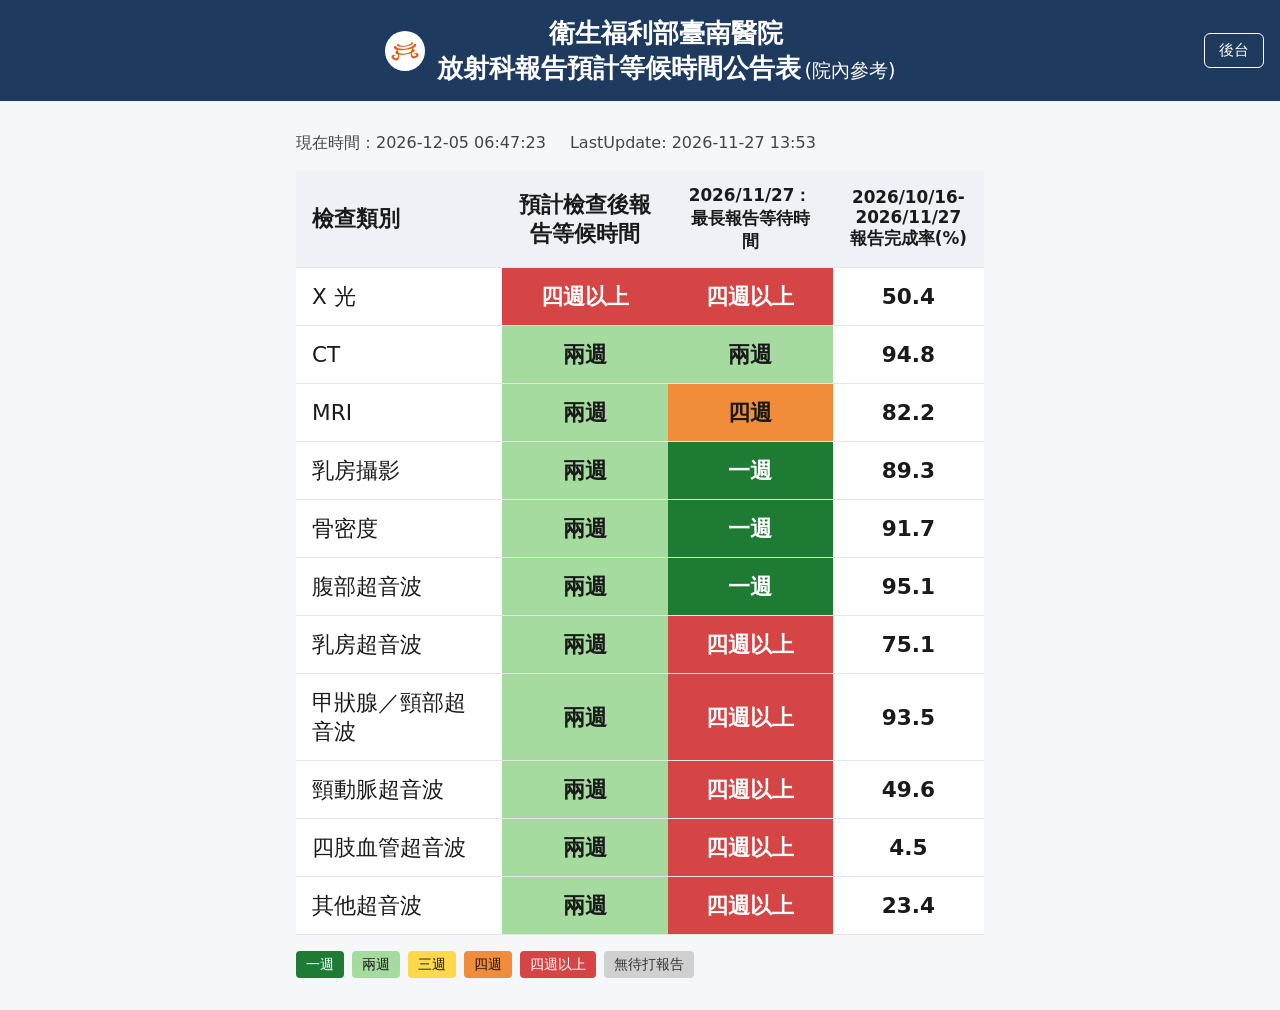
<file: index.html>
<!doctype html>
<html lang="zh-Hant">
<head>
  <meta charset="utf-8">
  <meta name="viewport" content="width=device-width, initial-scale=1">
  <title>衛生福利部臺南醫院放射科報告預計等候時間公告表(院內參考)</title>
  <link rel="icon" type="image/png" href="hospital-logo.png">
  <link rel="stylesheet" href="style.css?v=20261123a">
</head>
<body>
  <header class="topbar centered">
    <div class="brand">
      <img src="hospital-logo.png" alt="衛生福利部臺南醫院院徽" width="32" height="32">
      <h1>衛生福利部臺南醫院<br>放射科報告預計等候時間公告表<small>(院內參考)</small></h1>
    </div>
    <a class="btn" href="admin.html">後台</a>
  </header>
  <main>
    <p class="meta">
      <span>現在時間：<span id="now">—</span></span>
      <span>LastUpdate: <span id="last-update">—</span></span>
    </p>
    <p id="error" class="error" hidden>資料讀取失敗，請稍後再試</p>
    <table class="board" id="board">
      <thead><tr><th>檢查類別</th><th>預計檢查後報告等候時間</th><th id="actual-th" hidden></th><th id="rate-th" hidden></th></tr></thead>
      <tbody id="rows"></tbody>
    </table>
    <ul class="legend" id="legend"></ul>
  </main>
  <script type="module" src="app.js?v=20261123a"></script>
</body>
</html>
</file>
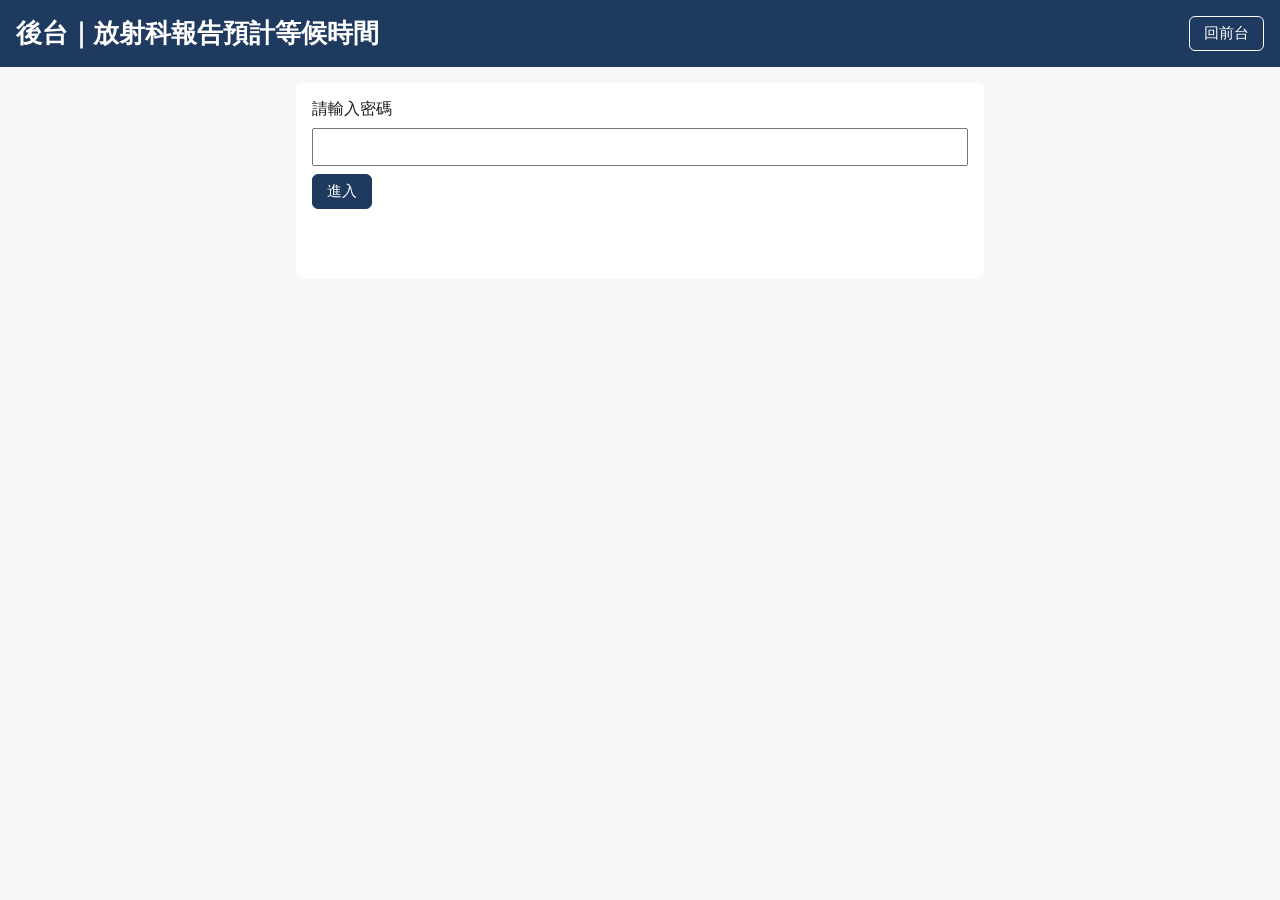
<file: admin.html>
<!doctype html>
<html lang="zh-Hant">
<head>
  <meta charset="utf-8">
  <meta name="viewport" content="width=device-width, initial-scale=1">
  <meta name="robots" content="noindex">
  <title>後台｜放射科報告預計等候時間公告表</title>
  <link rel="stylesheet" href="style.css?v=20261123a">
</head>
<body>
  <header class="topbar">
    <h1>後台｜放射科報告預計等候時間</h1>
    <a class="btn" href="index.html">回前台</a>
  </header>
  <main>
    <section class="panel" id="login">
      <label for="pw">請輸入密碼</label>
      <input id="pw" type="password" autocomplete="current-password">
      <button class="btn primary" id="login-btn" type="button">進入</button>
      <p class="msg err" id="login-msg"></p>
    </section>

    <section id="editor" hidden>
      <p class="meta">LastUpdate: <span id="last-update">—</span></p>
      <table class="board">
        <thead><tr><th>檢查類別</th><th>預計檢查後報告等候時間</th></tr></thead>
        <tbody id="rows"></tbody>
      </table>
      <section class="panel" id="ris-panel">
        <h2>上傳待報清單</h2>
        <p class="hint">檔案只在本機瀏覽器解析，不會上傳。</p>
        <label for="ris-file">RIS 清單（.txt 或書籤 .json）</label>
        <input id="ris-file" type="file" accept=".txt,.json">
        <label for="ris-date">擷取日</label>
        <input id="ris-date" type="date">
        <p class="msg" id="ris-msg"></p>
        <div id="ris-result" hidden>
          <p id="ris-summary"></p>
          <table class="board" id="ris-preview">
            <thead><tr><th>類別</th><th>未打件數</th><th>最長天數</th><th>顯示標籤</th><th>已完成件數</th><th>完成率(%)</th></tr></thead>
            <tbody id="ris-rows"></tbody>
          </table>
          <details><summary>未分類項目（名稱＋件數）</summary><ul id="ris-unclassified"></ul></details>
          <details><summary>各類命中項目（名稱＋件數）</summary><div id="ris-matched"></div></details>
        </div>
      </section>
      <div class="actions">
        <button class="btn primary" id="save-btn" type="button">儲存</button>
        <button class="btn secondary" id="reload-btn" type="button">重新載入</button>
        <button class="btn secondary" id="download-btn" type="button">下載每日等待時間分析.csv</button>
        <button class="btn secondary" id="download-expected-btn" type="button">下載預計等候時間記錄.csv</button>
      </div>
      <p class="msg" id="save-msg"></p>
      <section class="panel" id="bm-panel">
        <h2>MJB3W001 清單打包書籤</h2>
        <p class="hint">在新分頁開啟書籤安裝頁與操作說明，把綠色按鈕拖到書籤列即可。</p>
        <a class="btn secondary" id="bm-link" target="_blank" hidden>開啟書籤安裝頁</a>
        <p class="msg" id="bm-msg"></p>
      </section>
    </section>
  </main>
  <script type="module" src="admin.js?v=20261123a"></script>
</body>
</html>
</file>
<file: style.css>
* { box-sizing: border-box; }
body {
  margin: 0; background: #f6f7f9; color: #1a1a1a;
  font-family: "Noto Sans TC", "Microsoft JhengHei", system-ui, sans-serif;
}
.topbar {
  display: flex; justify-content: space-between; align-items: center; gap: 12px;
  padding: 16px; background: #1f3a5f; color: #fff;
}
.topbar h1 { margin: 0; font-size: clamp(1.1rem, 4vw, 1.6rem); }
.btn {
  flex-shrink: 0; padding: 6px 14px; border-radius: 6px; border: 1px solid currentColor;
  background: transparent; color: inherit; text-decoration: none; font-size: 0.95rem; cursor: pointer;
}
.btn.primary { background: #1f3a5f; color: #fff; border-color: #1f3a5f; }
main { max-width: 720px; margin: 0 auto; padding: 16px; }
.meta { display: flex; flex-wrap: wrap; gap: 8px 24px; color: #444; font-variant-numeric: tabular-nums; }
.error { padding: 12px; background: #fde8e8; color: #9b1c1c; border-radius: 6px; }
.board { width: 100%; border-collapse: collapse; background: #fff; }
.board th, .board td { padding: 12px; border-bottom: 1px solid #e3e5e8; text-align: left; }
.board th { background: #eef1f5; }
.board td.wait { width: 40%; font-weight: 700; text-align: center; }
.legend { list-style: none; display: flex; flex-wrap: wrap; gap: 8px; padding: 0; margin: 16px 0; }
.legend li { padding: 4px 10px; border-radius: 4px; font-size: 0.9rem; }
.admin-row select { width: 100%; padding: 6px; font-size: 1rem; font-weight: 700; }
.panel { background: #fff; padding: 16px; border-radius: 8px; margin-bottom: 16px; }
.panel input { width: 100%; padding: 8px; font-size: 1rem; margin: 8px 0; }
.msg { min-height: 1.4em; }
.msg.ok { color: #1e7b34; }
.msg.err { color: #9b1c1c; }
.actions { display: flex; flex-wrap: wrap; gap: 8px; margin-top: 12px; }
.btn.secondary { color: #1f3a5f; }
/* Public board: centered title with the admin button kept at the top right. */
.topbar.centered { display: grid; grid-template-columns: 1fr auto 1fr; }
.topbar.centered .brand { grid-column: 2; display: flex; align-items: center; justify-content: center; gap: 12px; }
.topbar.centered .brand img { width: 32px; height: 32px; flex-shrink: 0; box-sizing: content-box; background: #fff; border-radius: 50%; padding: 4px; }
.topbar.centered h1 { text-align: center; line-height: 1.35; }
.topbar.centered h1 small { font-size: 0.75em; font-weight: 400; margin-left: 4px; white-space: nowrap; }
.topbar.centered .btn { grid-column: 3; justify-self: end; }
#board th, #board td { font-size: 1.35rem; padding: 14px 16px; }
#board th:first-child, #board td:first-child { text-align: left; }
#board th:last-child, #board td:last-child { text-align: center; }
@media (max-width: 480px) {
  .topbar.centered { grid-template-columns: 1fr; }
  .topbar.centered .brand, .topbar.centered .btn { grid-column: 1; }
  .topbar.centered h1 small { display: block; margin-left: 0; }
  .topbar.centered .btn { grid-row: 1; }
  #board th, #board td { font-size: 1.15rem; padding: 12px; }
}
/* RIS upload panel (admin) and the optional third column on the board. */
.panel h2 { margin: 0 0 8px; font-size: 1.1rem; }
.hint { margin: 0 0 8px; color: #555; font-size: 0.9rem; }
#ris-preview { margin: 12px 0; }
#ris-preview th, #ris-preview td { font-size: 0.95rem; padding: 8px; }
#ris-result details { margin: 8px 0; overflow-wrap: anywhere; }
#ris-result ul { margin: 4px 0 8px; padding-left: 20px; }
#board th:nth-child(3), #board td:nth-child(3) { text-align: center; }
#board th:nth-child(2):not(:last-child), #board td:nth-child(2):not(:last-child) { text-align: center; }
#board th:nth-child(3) { font-size: 1.05rem; }
#board.has-actual td.wait { width: 30%; }
/* Optional fourth column: report completion rate (%). */
#board th:nth-child(4), #board td:nth-child(4) { text-align: center; }
#board th:nth-child(4) { font-size: 1.05rem; }
#board td.rate { font-weight: 700; }
#board.has-rate td.wait { width: 24%; }
#board.has-rate td.rate { width: 22%; }
@media (max-width: 480px) {
  #board th:nth-child(3), #board th:nth-child(4) { font-size: 0.95rem; }
  #board td.rate { width: auto; }
  #board.has-rate th, #board.has-rate td { font-size: 0.95rem; padding: 10px 6px; }
  #board.has-rate th:nth-child(3), #board.has-rate th:nth-child(4) { font-size: 0.8rem; }
  #board td.wait { width: auto; }
}
</file>
